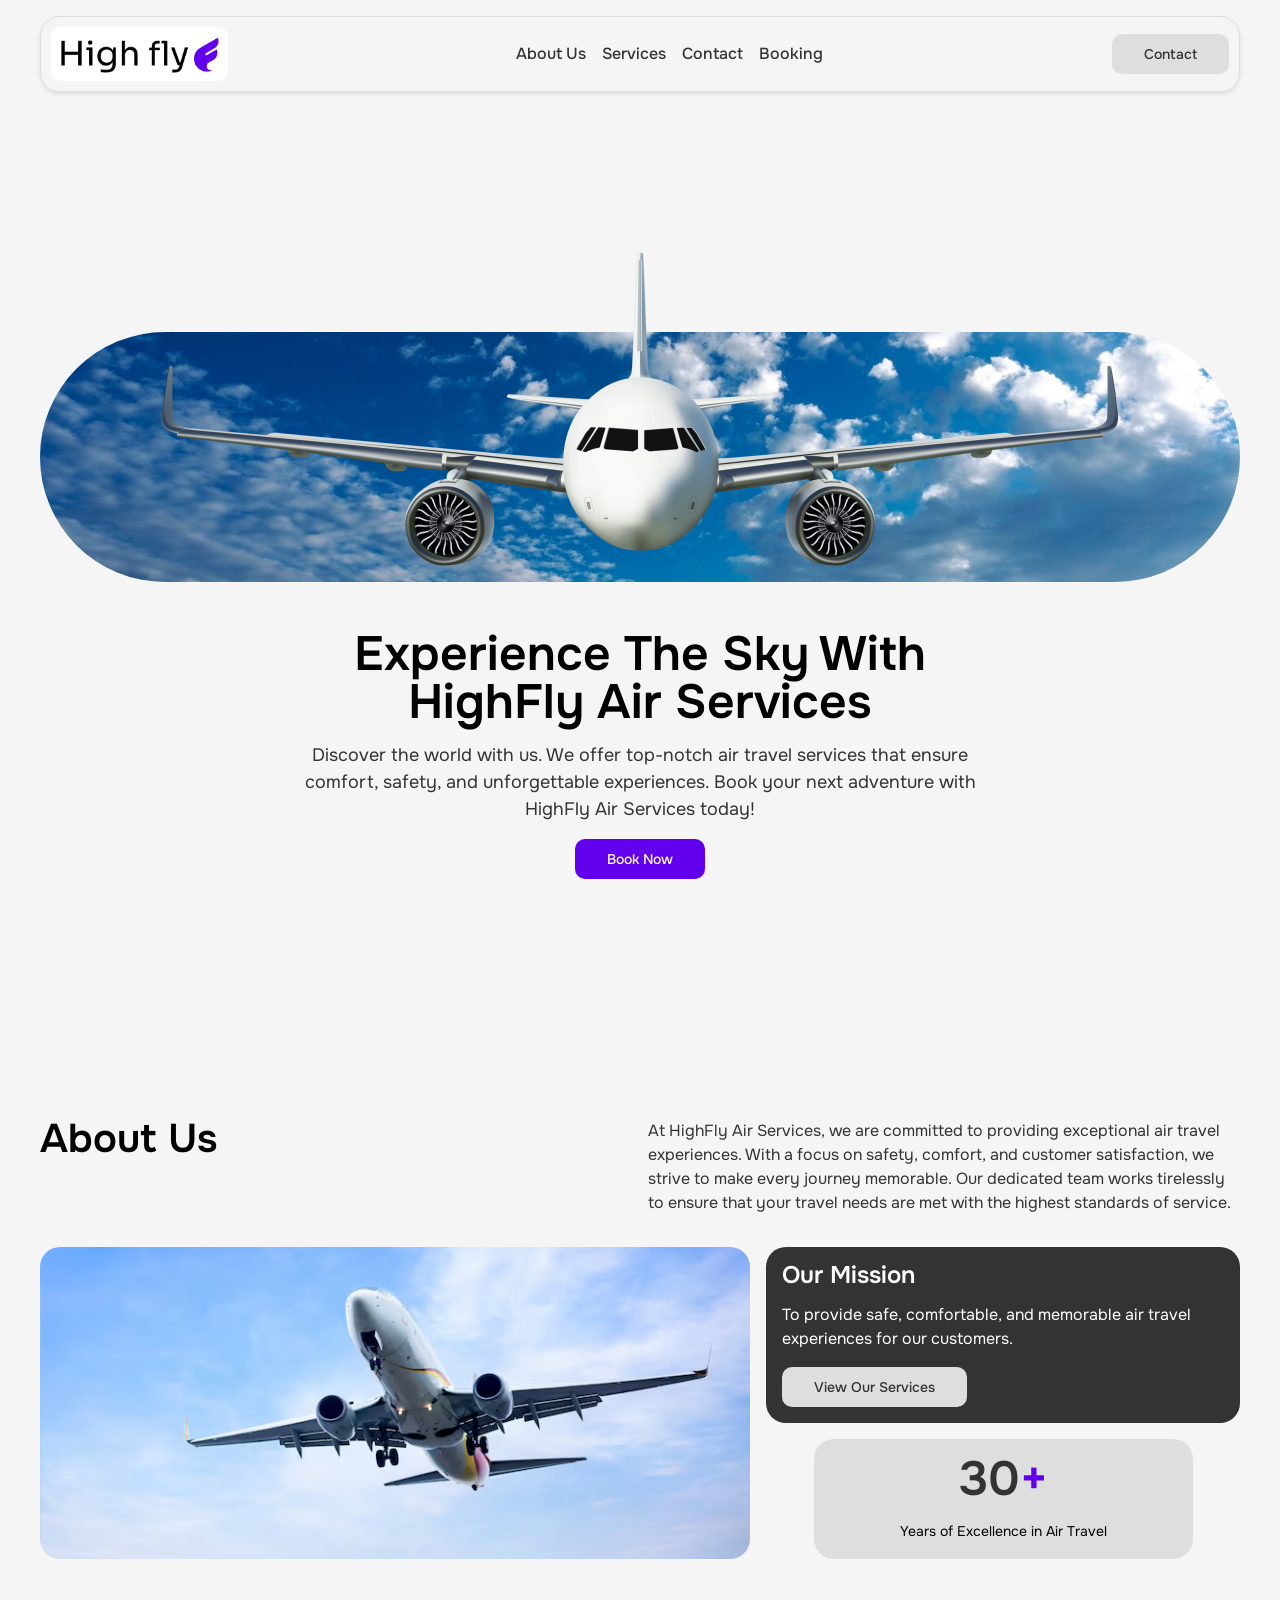
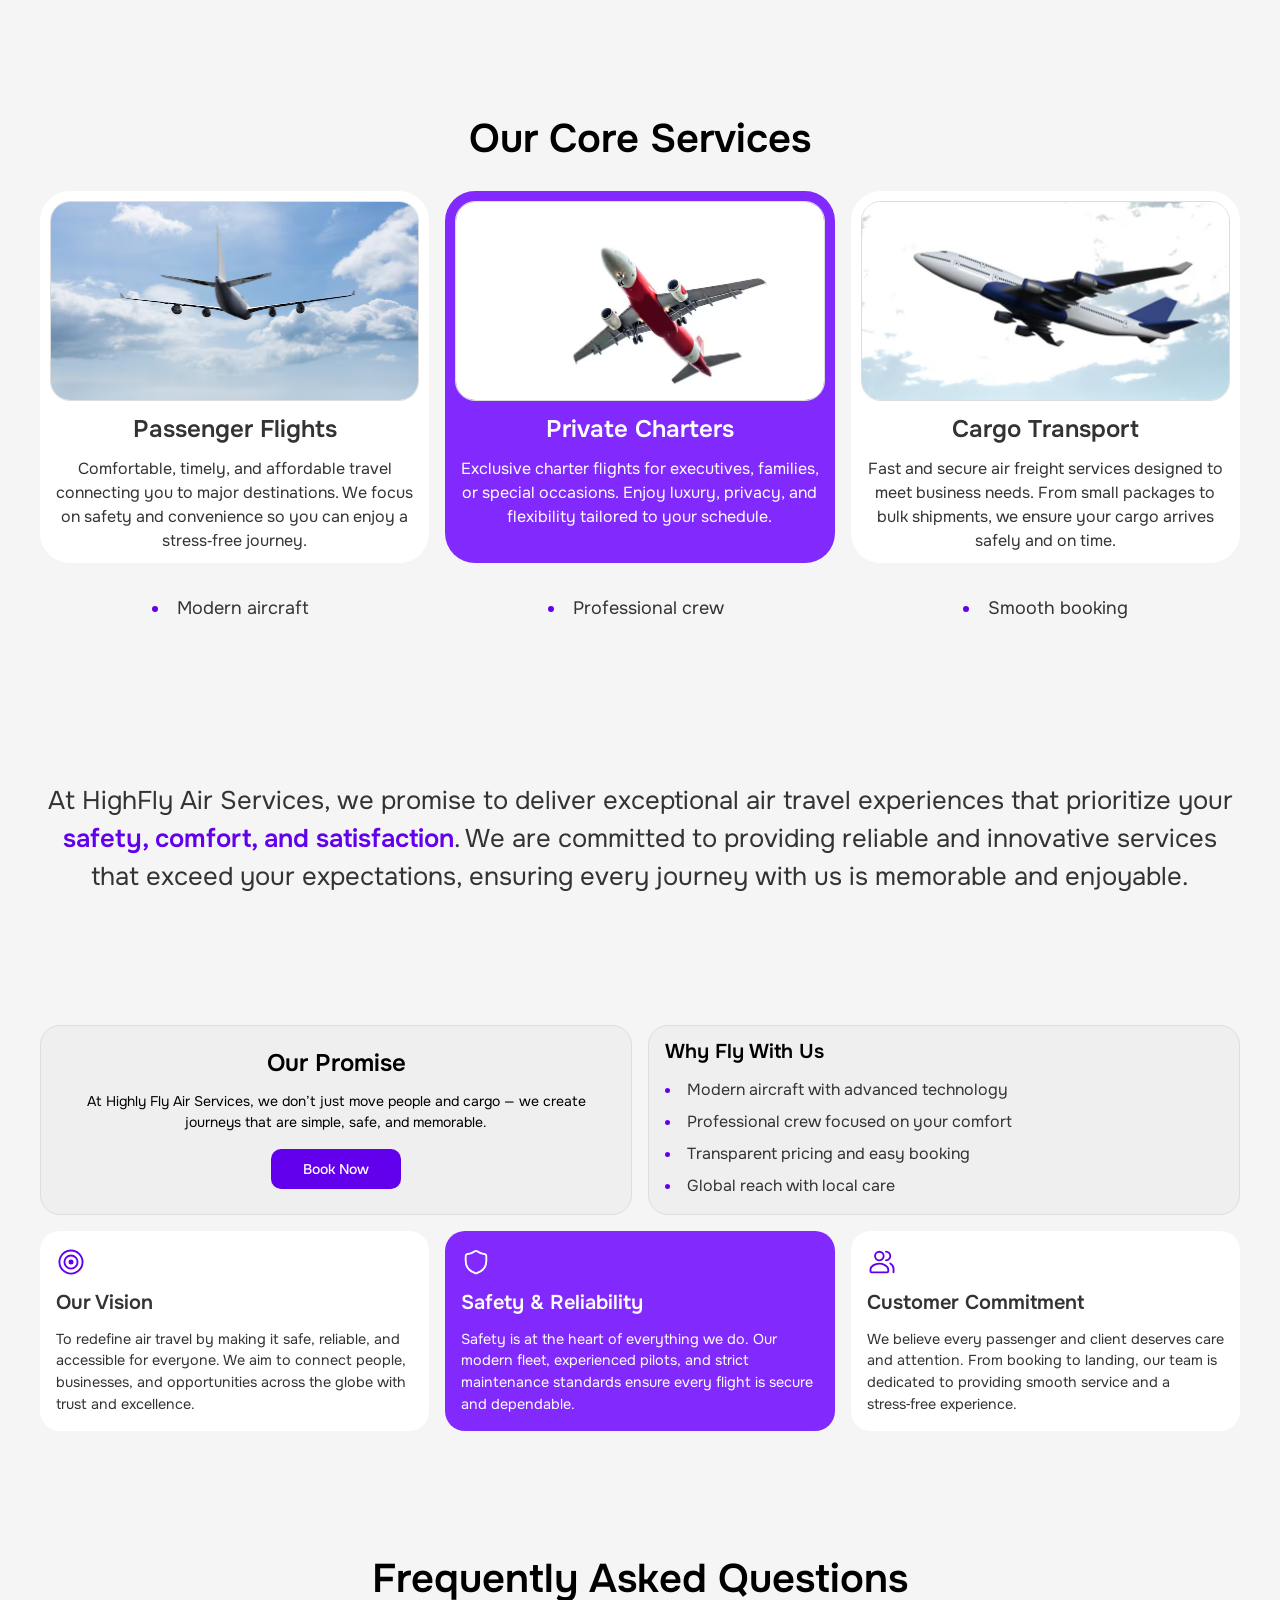
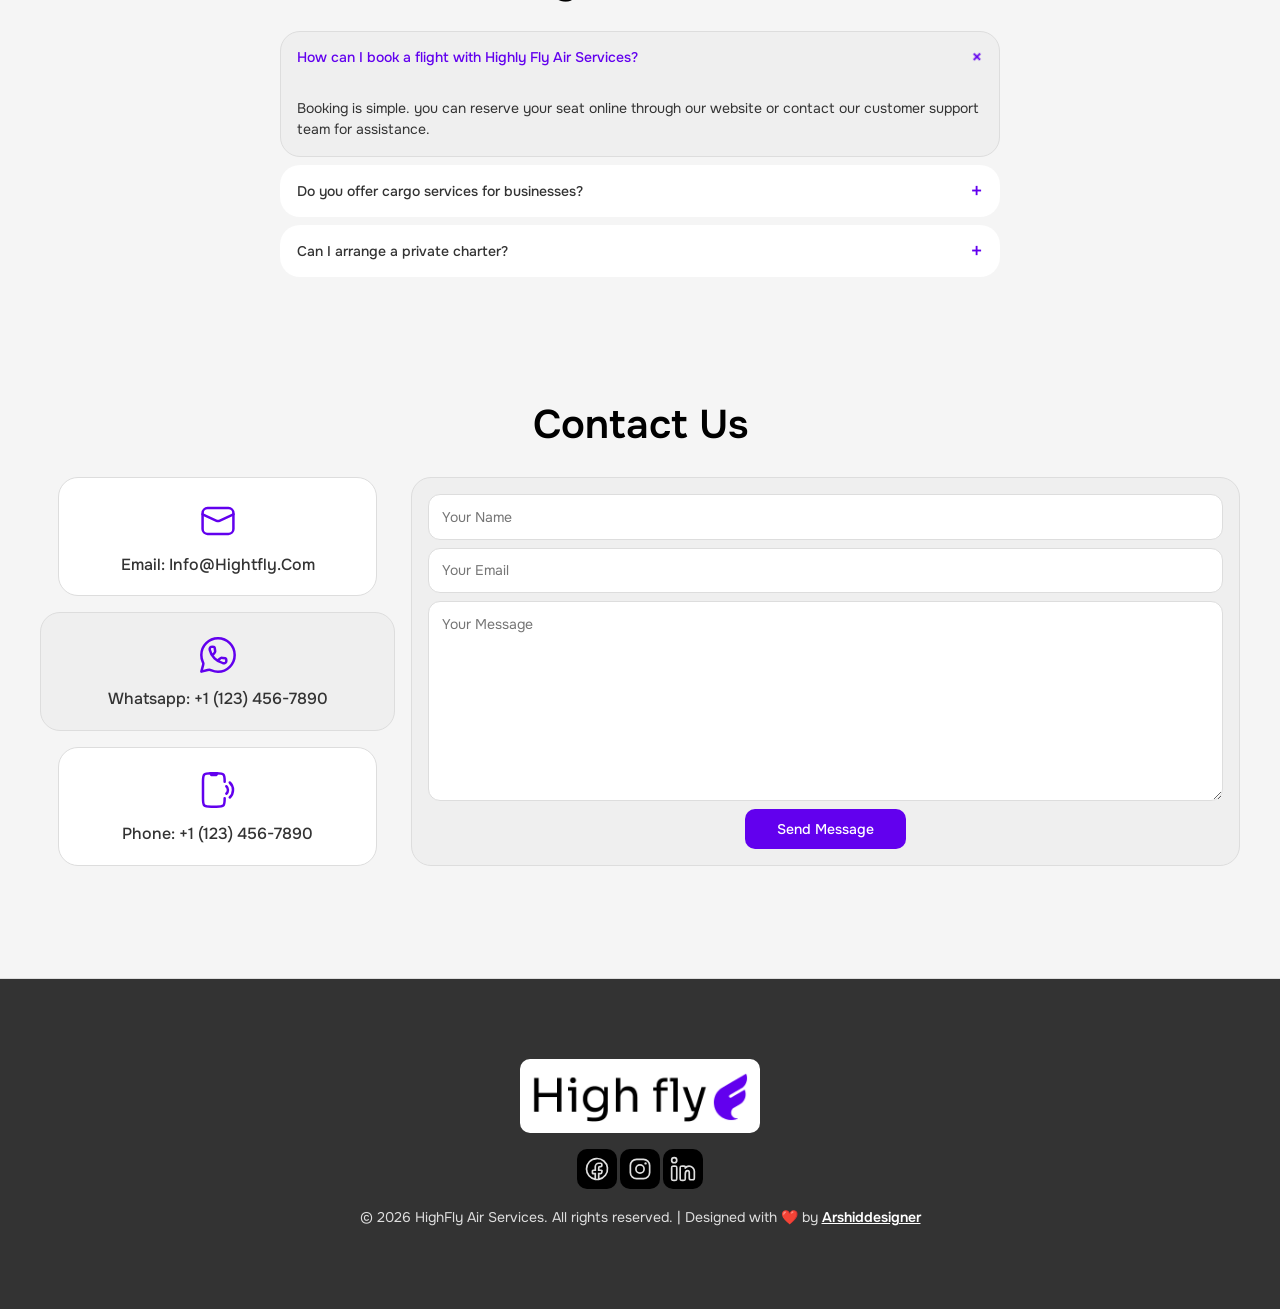
<file: index.html>
<!doctype html>
<html lang="en">

<head>
    <meta charset="UTF-8" />
    <meta name="viewport" content="width=device-width, initial-scale=1.0" />
    <title>high fly air services</title>
    <link rel="stylesheet" href="style.css" />
</head>

<body>
    <main class="main">
        <header class="header">
            <div class="header-content">
                <a class="logo-link" href="index.html"><img src="assets/hight fly.png" alt="" class="logo" /></a>
                <nav class="navbar">
                    <ul class="nav-list">
                        <li><a href="#about">About Us</a></li>
                        <li><a href="#services">Services</a></li>
                        <li><a href="#contact">Contact</a></li>
                        <li><a href="booking.html">Booking</a></li>
                    </ul>
                </nav>
                <a href="#contact" id="head-btn" class="Btn">Contact</a>
                <svg xmlns="http://www.w3.org/2000/svg" class="menu-icon" id="open"
                    viewBox="0 0 24 24"><!-- Icon from Huge Icons by Hugeicons - undefined -->
                    <path fill="none" stroke="currentColor" stroke-linecap="round" stroke-linejoin="round"
                        stroke-width="1.5" d="M3 12h18M3 6h18M3 18h18" />


            </div>
        </header>

        <div class="parent">
            <div class="content-div">
                <div class="hero">
                    <div class="column1">
                        <img src="assets/aeroplane1.png" alt="aeroplane" class="airplane" />
                    </div>
                    <div class="column2">
                        <h1 class="head1">
                            Experience the Sky with HighFly Air Services
                        </h1>
                        <p class="description">
                            Discover the world with us. We offer top-notch air travel
                            services that ensure comfort, safety, and unforgettable
                            experiences. Book your next adventure with HighFly Air Services
                            today!
                        </p>
                        <a href="booking.html" class="btn">Book Now</a>
                    </div>
                </div>

                <div id="about" class="about-us">
                    <div class="about-column-1">
                        <h2 class="about-head">About Us</h2>
                        <p class="about-description">
                            At HighFly Air Services, we are committed to providing
                            exceptional air travel experiences. With a focus on safety,
                            comfort, and customer satisfaction, we strive to make every
                            journey memorable. Our dedicated team works tirelessly to ensure
                            that your travel needs are met with the highest standards of
                            service.
                        </p>
                    </div>
                    <div class="about-column-2">
                        <div class="img-div"></div>

                        <div class="column-2-copy">
                            <div class="about-animate copy-1">
                                <h3 class="copy-head">Our Mission</h3>
                                <p class="copy-description">
                                    To provide safe, comfortable, and memorable air travel
                                    experiences for our customers.
                                </p>
                                <a href="#services" class="Btn">View our Services</a>
                            </div>
                            <div class="about-animate copy-2">
                                <span class="success">30<span class="plus">+</span></span>
                                <p class="success-description">
                                    Years of Excellence in Air Travel
                                </p>
                            </div>
                        </div>
                    </div>
                </div>

                <div id="services" class="services">
                    <h2 class="services-head">Our Core Services</h2>
                    <div class="services-list">
                        <div class="service-item">
                            <img src="assets/air1.jpg" alt="Passenger Flights" class="service-icon" />
                            <h3 class="service-title">Passenger Flights</h3>
                            <p class="service-description">
                                Comfortable, timely, and affordable travel connecting you to
                                major destinations. We focus on safety and convenience so you
                                can enjoy a stress‑free journey.
                            </p>
                        </div>
                        <div class="service-item">
                            <img src="assets/air3.jpg" alt="Private Charters" class="service-icon" />

                            <h3 class="service-title">Private Charters</h3>
                            <p class="service-description">
                                Exclusive charter flights for executives, families, or special
                                occasions. Enjoy luxury, privacy, and flexibility tailored to
                                your schedule.
                            </p>
                        </div>
                        <div class="service-item">
                            <img src="assets/air2.jpg" alt="Cargo Transport" class="service-icon" />
                            <h3 class="service-title">Cargo Transport</h3>
                            <p class="service-description">
                                Fast and secure air freight services designed to meet business
                                needs. From small packages to bulk shipments, we ensure your
                                cargo arrives safely and on time.
                            </p>
                        </div>
                    </div>
                    <ul class="why-us">
                        <li class="why">Modern aircraft</li>
                        <li class="why">Professional crew</li>
                        <li class="why">Smooth booking</li>
                    </ul>
                </div>

                <div class="ourpromise">
                    <p class="promise-description">
                        At HighFly Air Services, we promise to deliver exceptional air
                        travel experiences that prioritize your
                        <span class="bold-tag"> safety, comfort, and satisfaction</span>.
                        We are committed to providing reliable and innovative services
                        that exceed your expectations, ensuring every journey with us is
                        memorable and enjoyable.
                    </p>
                </div>

                <div class="ourvision">
                    <div class="our-vision-1">
                        <div class="vision-row-child-1">
                            <h2 class="vision-head2">Why Fly With Us</h2>
                            <ul class="vision-feature">
                                <li class="feature">
                                    Modern aircraft with advanced technology
                                </li>
                                <li class="feature">
                                    Professional crew focused on your comfort
                                </li>
                                <li class="feature">Transparent pricing and easy booking</li>
                                <li class="feature">Global reach with local care</li>
                            </ul>
                        </div>
                        <div class="vision-row-child-2">
                            <h3 class="ourpromise-head">Our Promise</h3>
                            <p class="ourpromise-desc">
                                At Highly Fly Air Services, we don’t just move people and
                                cargo — we create journeys that are simple, safe, and
                                memorable.
                            </p>
                            <a href="booking.html" class="btn">Book Now</a>

                        </div>
                    </div>

                    <div class="ourvision-grid">
                        <div class="vision-card">
                            <svg xmlns="http://www.w3.org/2000/svg" class="vision-icon" viewBox="0 0 24 24">
                                <!-- Icon from ProIcons by ProCode - https://github.com/ProCode-Software/proicons/blob/main/LICENSE -->
                                <g fill="none">
                                    <circle cx="12" cy="12" r="9.25" stroke="currentColor" stroke-width="1.5" />
                                    <circle cx="12" cy="12" r="5.25" stroke="currentColor" stroke-width="1.5" />
                                    <circle cx="12" cy="12" r="2" fill="currentColor" />
                                </g>
                            </svg>

                            <h3 class="vision-head">Our Vision</h3>
                            <p class="vision-description">
                                To redefine air travel by making it safe, reliable, and
                                accessible for everyone. We aim to connect people, businesses,
                                and opportunities across the globe with trust and excellence.
                            </p>
                        </div>
                        <div class="vision-card">
                            <svg xmlns="http://www.w3.org/2000/svg" class="vision-icon" viewBox="0 0 24 24">
                                <!-- Icon from ProIcons by ProCode - https://github.com/ProCode-Software/proicons/blob/main/LICENSE -->
                                <path fill="none" stroke="currentColor" stroke-linecap="round" stroke-linejoin="round"
                                    stroke-width="1.5"
                                    d="M20.25 10.907V7.272c0-.829-.633-1.521-1.453-1.644c-.951-.142-2.18-.376-3.078-.722c-.907-.349-1.997-1.007-2.762-1.505a1.76 1.76 0 0 0-1.914 0c-.764.498-1.855 1.156-2.762 1.505c-.899.346-2.127.58-3.078.722c-.82.123-1.453.815-1.453 1.644v3.635a10.13 10.13 0 0 0 5.363 8.939l.23.123l1.962.946a1.6 1.6 0 0 0 1.39 0l1.961-.946l.23-.123a10.13 10.13 0 0 0 5.364-8.939" />
                            </svg>
                            <h3 class="vision-head">Safety & Reliability</h3>
                            <p class="vision-description">
                                Safety is at the heart of everything we do. Our modern fleet,
                                experienced pilots, and strict maintenance standards ensure
                                every flight is secure and dependable.
                            </p>
                        </div>
                        <div class="vision-card">
                            <svg xmlns="http://www.w3.org/2000/svg" class="vision-icon" viewBox="0 0 24 24">
                                <!-- Icon from ProIcons by ProCode - https://github.com/ProCode-Software/proicons/blob/main/LICENSE -->
                                <path fill="none" stroke="currentColor" stroke-linecap="round" stroke-linejoin="round"
                                    stroke-width="1.5"
                                    d="M13.322 7.209c0 .749-.237 1.442-.64 2.009a3.42 3.42 0 0 1-2.796 1.45c-1.898 0-3.436-1.55-3.436-3.46S7.988 3.75 9.886 3.75a3.445 3.445 0 0 1 3.436 3.459M2.75 18.107c0-2.677 3.545-4.774 7.136-4.774c1.432 0 2.857.333 4.053.904c1.803.86 3.084 2.26 3.082 3.87v1.143a1 1 0 0 1-1 1H3.75a1 1 0 0 1-1-1zM15.172 3.75a3.445 3.445 0 0 1 3.435 3.459c0 .749-.236 1.442-.639 2.009a3.42 3.42 0 0 1-2.796 1.45m3.452 2.569c1.536.86 2.628 2.763 2.626 4.373v2.64" />
                            </svg>
                            <h3 class="vision-head">Customer Commitment</h3>
                            <p class="vision-description">
                                We believe every passenger and client deserves care and
                                attention. From booking to landing, our team is dedicated to
                                providing smooth service and a stress‑free experience.
                            </p>
                        </div>
                    </div>
                </div>

                <div class="FAQs">
                    <h2 class="services-head">Frequently Asked Questions</h2>
                    <div class="accordion">
                        <div class="accordion-item open">
                            <button class="accordion-header">
                                How can I book a flight with Highly Fly Air Services? <span class="plus-icon">+</span>

                            </button>
                            <div class="accordion-content-parent">
                                <div class="accordion-content">
                                    <div class="answer">
                                        Booking is simple. you can reserve your seat online through our website or
                                        contact our customer support team for assistance.
                                    </div>
                                </div>
                            </div>
                        </div>
                        <div class="accordion-item">
                            <button class="accordion-header">
                                Do you offer cargo services for businesses? <span class="plus-icon">+</span>
                            </button>
                            <div class="accordion-content-parent">
                                <div class="accordion-content">
                                    <div class="answer">
                                        Yes, we provide secure and timely cargo transport for both small packages and
                                        large shipments, ensuring your goods reach their destination safely.
                                    </div>
                                </div>
                            </div>
                        </div>
                        <div class="accordion-item">
                            <button class="accordion-header">
                                Can I arrange a private charter? <span class="plus-icon">+</span>
                            </button>
                            <div class="accordion-content-parent">
                                <div class="accordion-content">
                                    <div class="answer">
                                        Yes, we offer private charter services for individuals and businesses. Please
                                        contact our sales team for more information and to discuss your specific
                                        requirements.
                                    </div>
                                </div>
                            </div>
                        </div>
                    </div>
                </div>

                <div id="contact" class="contact-us">
                    <h2 class="services-head">Contact Us</h2>
                    <div class="contact-information">
                        <div class="contact-info-sec">
                            <div class="info-card">
                                <svg xmlns="http://www.w3.org/2000/svg" class="info-icon"
                                    viewBox="0 0 24 24"><!-- Icon from ProIcons by ProCode - https://github.com/ProCode-Software/proicons/blob/main/LICENSE -->
                                    <g fill="none" stroke="currentColor" stroke-linecap="round" stroke-linejoin="round"
                                        stroke-width="1.5">
                                        <rect width="18.5" height="15.5" x="2.75" y="4.25" rx="3" />
                                        <path d="m2.75 8l8.415 3.866a2 2 0 0 0 1.67 0L21.25 8" />
                                    </g>
                                </svg>
                                <span class="info-name">Email: info@hightfly.com</span>

                            </div>

                            <div class="info-card">
                                <svg xmlns="http://www.w3.org/2000/svg" class="info-icon"
                                    viewBox="0 0 24 24"><!-- Icon from Huge Icons by Hugeicons - undefined -->
                                    <g fill="none" stroke="currentColor" stroke-width="1.5">
                                        <path stroke-linejoin="round"
                                            d="M12 22c5.523 0 10-4.477 10-10S17.523 2 12 2S2 6.477 2 12c0 1.379.28 2.693.784 3.888c.279.66.418.99.436 1.24c.017.25-.057.524-.204 1.073L2 22l3.799-1.016c.549-.147.823-.22 1.073-.204c.25.018.58.157 1.24.436A10 10 0 0 0 12 22Z" />
                                        <path
                                            d="m8.588 12.377l.871-1.081c.367-.456.82-.88.857-1.488c.008-.153-.1-.841-.315-2.218C9.916 7.049 9.41 7 8.973 7c-.57 0-.855 0-1.138.13c-.358.163-.725.622-.806 1.007c-.064.305-.016.515.079.935c.402 1.783 1.347 3.544 2.811 5.009c1.465 1.464 3.226 2.409 5.01 2.811c.42.095.629.143.934.079c.385-.08.844-.448 1.008-.806c.129-.283.129-.568.129-1.138c0-.438-.049-.943-.59-1.028c-1.377-.216-2.065-.323-2.218-.315c-.607.036-1.032.49-1.488.857l-1.081.87" />
                                    </g>
                                </svg>

                                <span class="info-name">whatsapp: +1 (123) 456-7890</span>

                            </div>
                            <div class="info-card">
                                <svg xmlns="http://www.w3.org/2000/svg" class="info-icon"
                                    viewBox="0 0 24 24"><!-- Icon from Huge Icons by Hugeicons - undefined -->
                                    <g fill="none" stroke="currentColor" stroke-linecap="round" stroke-linejoin="round"
                                        stroke-width="1.5">
                                        <path
                                            d="M19.048 16.492C20.254 15.34 21 13.75 21 11.992s-.746-3.348-1.952-4.5M17 9.742c.603.576.976 1.371.976 2.25s-.373 1.674-.976 2.25M16 7c0-2.357 0-3.536-.732-4.268S13.357 2 11 2H8c-2.357 0-3.536 0-4.268.732S3 4.643 3 7v10c0 2.357 0 3.535.732 4.268S5.643 22 8 22h3c2.357 0 3.536 0 4.268-.732C16 20.535 16 19.357 16 17" />
                                        <path d="M11.5 2h-4L8 3h3z" />
                                    </g>
                                </svg>


                                <span class="info-name">Phone: +1 (123) 456-7890</span>

                            </div>
                        </div>
                        <div class="contact-form-sec">
                            <form class="contact-form">
                                <input type="text" placeholder="Your Name" name="name" class="contact-input" />
                                <input type="email" placeholder="Your Email" name="email" class="contact-input" />
                                <textarea placeholder="Your Message" class="contact-textarea"></textarea>
                                <button type="submit" class="form-btn">Send Message</button>
                            </form>
                        </div>

                    </div>

                </div>
            </div>
        </div>


        <footer class="footer">
            <div class="footer-content">
                <a class="footer-logo-link" href="index.html"><img src="assets/hight fly.png" alt="" class="logo" /></a>
                <div class="social-icons-div">
                    <svg xmlns="http://www.w3.org/2000/svg" class="social-icon"
                        viewBox="0 0 24 24"><!-- Icon from ProIcons by ProCode - https://github.com/ProCode-Software/proicons/blob/main/LICENSE -->
                        <path fill="none" stroke="currentColor" stroke-linecap="round" stroke-width="1.5"
                            d="M10.478 21.125a9.3 9.3 0 0 0 3.037.002m-3.038-.002A9.25 9.25 0 0 1 2.75 12a9.25 9.25 0 1 1 10.765 9.127m-3.038-.002V16.12H8.58a.6.6 0 0 1-.6-.6v-1.838a.6.6 0 0 1 .6-.6h1.897V9.95a3 3 0 0 1 3-3h1.81a1 1 0 0 1 1 1v1.04a1 1 0 0 1-1 1h-.772a1 1 0 0 0-1 1v2.092h2.297a.6.6 0 0 1 .592.698l-.25 1.504a1 1 0 0 1-.986.836h-1.653v5.007" />
                    </svg>
                    <svg xmlns="http://www.w3.org/2000/svg" class="social-icon"
                        viewBox="0 0 24 24"><!-- Icon from ProIcons by ProCode - https://github.com/ProCode-Software/proicons/blob/main/LICENSE -->
                        <g fill="none">
                            <rect width="17" height="17" x="3.5" y="3.5" stroke="currentColor" stroke-linecap="round"
                                stroke-linejoin="round" stroke-width="1.5" rx="5.5" />
                            <circle cx="12" cy="12" r="3.606" stroke="currentColor" stroke-linecap="round"
                                stroke-linejoin="round" stroke-width="1.5" />
                            <circle cx="16.894" cy="7.106" r="1.03" fill="currentColor" />
                        </g>
                    </svg>

                    <svg xmlns="http://www.w3.org/2000/svg" class="social-icon"
                        viewBox="0 0 24 24"><!-- Icon from Huge Icons by Hugeicons - undefined -->
                        <g fill="none" stroke="currentColor" stroke-width="1.5">
                            <path
                                d="M4.5 9.5H4c-.943 0-1.414 0-1.707.293S2 10.557 2 11.5V20c0 .943 0 1.414.293 1.707S3.057 22 4 22h.5c.943 0 1.414 0 1.707-.293S6.5 20.943 6.5 20v-8.5c0-.943 0-1.414-.293-1.707S5.443 9.5 4.5 9.5Zm2-5.25a2.25 2.25 0 1 1-4.5 0a2.25 2.25 0 0 1 4.5 0Z" />
                            <path stroke-linejoin="round"
                                d="M12.326 9.5H11.5c-.943 0-1.414 0-1.707.293S9.5 10.557 9.5 11.5V20c0 .943 0 1.414.293 1.707S10.557 22 11.5 22h.5c.943 0 1.414 0 1.707-.293S14 20.943 14 20v-3.5c0-1.657.528-3 2.088-3c.78 0 1.412.672 1.412 1.5v4.5c0 .943 0 1.414.293 1.707s.764.293 1.707.293h.499c.942 0 1.414 0 1.707-.293c.292-.293.293-.764.293-1.706L22 14c0-2.486-2.364-4.5-4.703-4.5c-1.332 0-2.52.652-3.297 1.673c0-.63 0-.945-.137-1.179a1 1 0 0 0-.358-.358c-.234-.137-.549-.137-1.179-.137Z" />
                        </g>
                    </svg>

                </div>
                <p class="footer-text">
                    &copy; 2026 HighFly Air Services. All rights reserved. | Designed with ❤️ by <a
                        href="https://github.com/arshid" class="arshid-tag" target="_blank">Arshiddesigner</a>
                </p>
            </div>

        </footer>

        <nav class="mob-menu">
            <div class="mob-menu-parent">
                <svg xmlns="http://www.w3.org/2000/svg" class="menu-icon" id="close"
                    viewBox="0 0 24 24"><!-- Icon from Huge Icons by Hugeicons - undefined -->
                    <path fill="none" stroke="currentColor" stroke-linecap="round" stroke-linejoin="round"
                        stroke-width="1.5" d="M18 6L6 18m12 0L6 6" />
                </svg>

                <ul class="mob-nav-list">
                    <li><a href="#about" class="mob-nav-link">About Us</a></li>
                    <li><a href="#services" class="mob-nav-link">Services</a></li>
                    <li><a href="#contact" class="mob-nav-link">Contact</a></li>
                    <li><a href="booking.html" class="mob-nav-link">Booking</a></li>
                </ul>

                <button class="Btn">Get Started</button>
            </div>
        </nav>
    </main>

    <script src="script.js"></script>
</body>

</html>
</file>
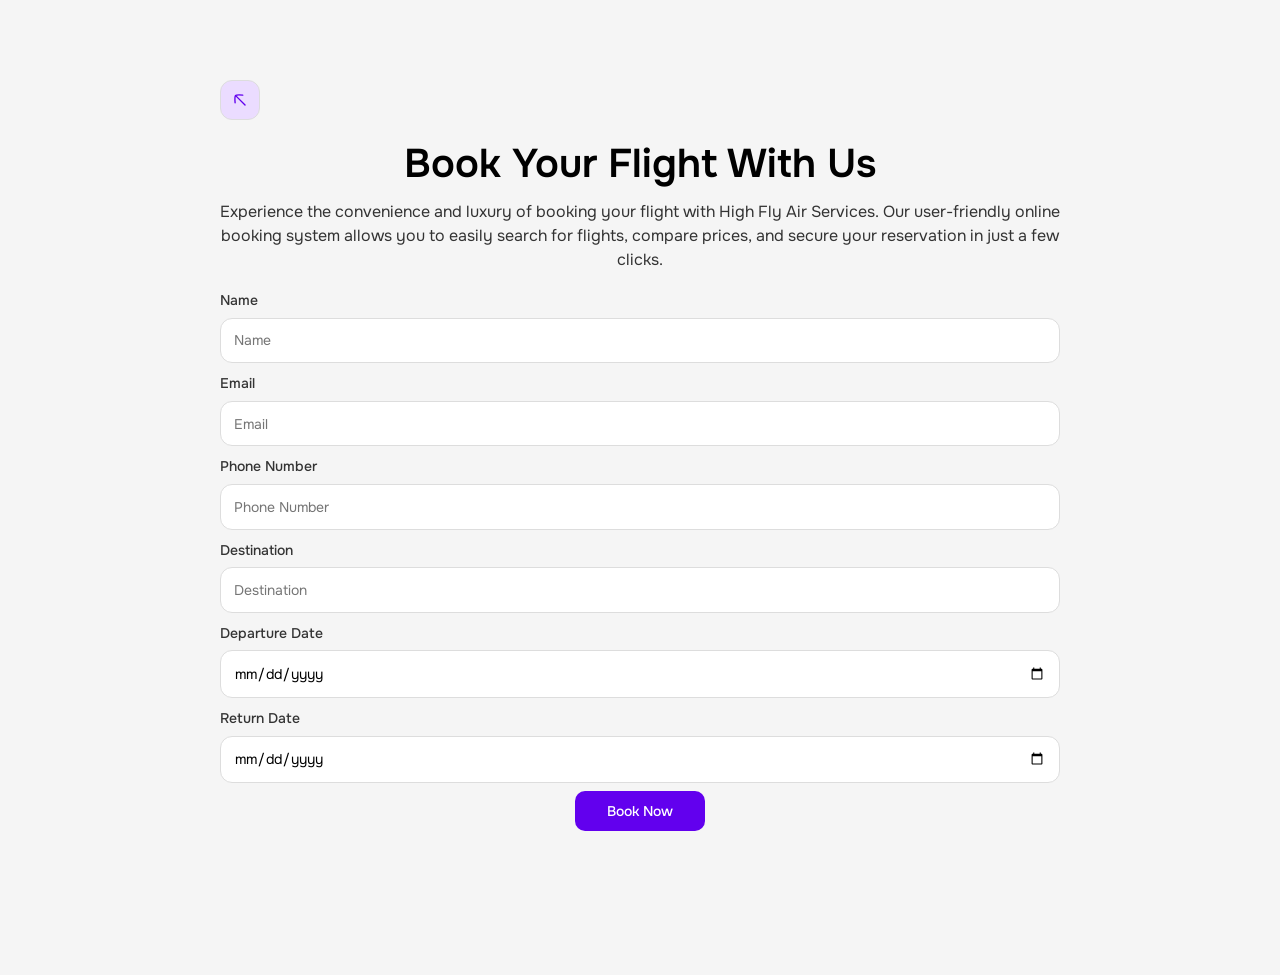
<file: booking.html>
<!doctype html>
<html lang="en">

<head>
    <meta charset="UTF-8" />
    <meta name="viewport" content="width=device-width, initial-scale=1.0" />
    <title>high fly air services</title>
    <link rel="stylesheet" href="style.css" />
</head>

<body>
    <main class="main">

        <div class="parent">
            <div class="content-div">
                <div class="booking">
                    <svg xmlns="http://www.w3.org/2000/svg" class="back-btn"
                        viewBox="0 0 24 24"><!-- Icon from Huge Icons by Hugeicons - undefined -->
                        <path fill="none" stroke="currentColor" stroke-linecap="round" stroke-linejoin="round"
                            stroke-width="1.5" d="M15 6.65s-6.938-.542-7.915.435S6.65 15 6.65 15m.85-7.5l10 10" />
                    </svg>
                    <h1 class="services-head">Book Your Flight with Us</h1>
                    <p class="booking-description">
                        Experience the convenience and luxury of booking your flight with High Fly Air Services. Our
                        user-friendly online booking system allows you to easily search for flights, compare prices, and
                        secure your reservation in just a few clicks.
                    </p>
                    <form action="" class="contact-form">
                        <div class="field-group">
                            <label for="name" class="field-label">Name</label>
                            <input id="name" type="text" placeholder="Name" class="input-field" />
                        </div>
                        <div class="field-group">
                            <label for="email" class="field-label">Email</label>
                            <input id="email" type="email" placeholder="Email" class="input-field" />
                        </div>
                        <div class="field-group">
                            <label for="phone" class="field-label">Phone Number</label>
                            <input id="phone" type="text" placeholder="Phone Number" class="input-field" />
                        </div>
                        <div class="field-group">
                            <label for="destination" class="field-label">Destination</label>
                            <input id="destination" type="text" placeholder="Destination" class="input-field" />
                        </div>
                        <div class="field-group">
                            <label for="departure-date" class="field-label">Departure Date</label>
                            <input id="departure-date" type="date" class="input-field" />
                        </div>
                        <div class="field-group">
                            <label for="return-date" class="field-label">Return Date</label>
                            <input id="return-date" type="date" class="input-field" />
                        </div>
                        <button type="submit" class="form-btn">Book Now</button>
                    </form>

                </div>
            </div>
        </div>
    </main>

    <script src="script.js"></script>
</body>

</html>
</file>
<file: style.css>
@import url("https://fonts.googleapis.com/css2?family=Onest:wght@100..900&display=swap");

*,
*::before,
*::after {
  box-sizing: border-box;
  padding: 0;
  margin: 0;
}

:root {
  --primary-color: #6200ee;
  --secondary-color: #822afd;
  --background-color: #f5f5f5;
  --black: #000;
  --white: #fff;
  --border: 1px solid #ddd;
  --grey: #dedede;
  --grey-2: #efefef;

  --text-color: #333;
  --font-family: "Onest", sans-serif;
  --border-radius: 20px;
  --transition: all 1s ease;
  --conrner-shape: squaricle;
}

html {
  scroll-behavior: smooth;
}

body {
  font-family: "Onest", sans-serif;
  background-color: var(--background-color);
  color: var(--text-color);
  line-height: 150%;
  width: 100%;
}

a {
  text-decoration: none;
}

.main {
  display: flex;
  flex-direction: column;
  align-items: center;
  justify-content: center;
  width: 100%;
}
.header {
  display: flex;
  flex-direction: column;
  align-items: center;
  justify-content: center;
  width: 100%;
  padding: 1rem 0;
}

.parent {
  display: flex;
  flex-direction: column;
  align-items: center;
  justify-content: center;
  width: 100%;
}

.header-content {
  display: flex;
  flex-direction: row;
  align-items: center;
  justify-content: space-between;
  width: 90%;
  padding: 10px;
  max-width: 1200px;
  border-radius: var(--border-radius);
  border: var(--border);
  box-shadow: 0 2px 4px #0000001a;
}

.logo-link {
  display: flex;
  width: 40%;
  text-decoration: none;
  line-height: none;
}

.logo {
  width: 100%;
  border-radius: 10px;
}

.navbar {
  display: none;
  flex-direction: row;
  align-items: center;
  justify-content: center;
  gap: 1rem;
}

.nav-list {
  list-style: none;
  display: flex;
  flex-direction: row;
  align-items: center;
  justify-content: center;
  gap: 1rem;
}

.nav-list li a {
  text-decoration: none;
  color: var(--text-color);
  font-size: 1rem;
  font-weight: 500;
  transition: var(--transition);
}
.nav-list li a:hover {
  color: var(--primary-color);
}

.Btn {
  padding: 0.8rem 2rem;
  background-color: var(--grey);
  color: var(--text-color);
  font-size: 0.875rem;
  border: none;
  border-radius: 10px;
  cursor: pointer;
  font-family: var(--font-family);
  transition: var(--transition);
  font-weight: 500;
  text-transform: capitalize;
  text-decoration: none;
  line-height: 100%;
}

.content-div {
  display: flex;
  flex-direction: column;
  align-items: center;
  justify-content: center;
  width: 90%;
  max-width: 1200px;
}

.hero {
  display: flex;
  flex-direction: column;
  align-items: center;
  justify-content: center;
  width: 100%;
  gap: 2rem;

  padding: 4rem 0;
}

.column1 {
  display: flex;
  flex-direction: column;
  align-items: center;
  justify-content: center;
  width: 100%;
  gap: 1rem;
  background-image: url("assets/heroimg.jpg");
  background-size: cover;
  background-position: center;
  height: 100px;
  border-radius: 150px;
  position: relative;
}

.airplane {
  width: 100%;
  margin-top: -4rem;
  user-select: none;
}

.column2 {
  display: flex;
  flex-direction: column;
  align-items: center;
  justify-content: center;
  width: 100%;
  gap: 1rem;
}

.head1 {
  font-size: 2rem;
  color: var(--black);
  font-weight: 600;
  text-transform: capitalize;
  text-align: center;
  line-height: 100%;
  word-spacing: -1%;
  letter-spacing: -3%;
}

.description {
  font-size: 1.125rem;
  color: var(--text-color);
  line-height: 1.5;
  text-align: center;
}

.btn {
  padding: 0.8rem 2rem;
  background-color: var(--primary-color);
  color: var(--white);
  font-size: 0.875rem;
  border: none;
  border-radius: 10px;
  cursor: pointer;
  font-family: var(--font-family);
  transition: var(--transition);
  font-weight: 500;
  text-transform: capitalize;
  text-decoration: none;
  line-height: 100%;
}

.btn:hover {
  background-color: var(--secondary-color);
  color: var(--white);
}

.form-btn {
  padding: 0.8rem 2rem;
  background-color: var(--primary-color);
  color: var(--white);
  font-size: 0.875rem;
  border: none;
  border-radius: 10px;
  cursor: pointer;
  font-family: var(--font-family);
  transition: var(--transition);
  font-weight: 500;
  text-transform: capitalize;
  line-height: 100%;
  text-decoration: none;
}

#head-btn{
  display: none;
}

#open{
  display:block;
}


/* animations sec */

.scale {
  animation: scale 1.5s ease alternate both;
}

@keyframes scale {
  from {
    transform: scale(0);
    opacity: 0.5;
  }
  to {
    transform: scale(1);
    opacity: 1;
  }
}

.fadeUp {
  animation: fadeUp 1s ease alternate both;
}

@keyframes fadeUp {
  from {
    transform: translateY(40px);
    opacity: 0;
  }
  to {
    transform: translateY(0);
    opacity: 1;
  }
}

.fade-service {
  animation: fade-service 1s ease alternate both;
  transition: var(--transition);
}

@keyframes fade-service {
  from {
    transform: translateY(40px);
    opacity: 0;
  }
  to {
    transform: translateY(0);
    opacity: 1;
  }
}

/* animation sec end */

.about-us {
  display: flex;
  flex-direction: column;
  align-items: center;
  justify-content: center;
  width: 100%;
  gap: 2rem;
  padding: 3rem 0;
}

.about-column-1 {
  display: flex;
  flex-direction: column;
  align-items: start;
  justify-content: space-between;
  width: 100%;
  gap: 1rem;
}

.about-head {
  font-size: 2rem;
  color: var(--black);
  font-weight: 600;
  text-transform: capitalize;
  line-height: 100%;
  width: 100%;
  word-spacing: -1%;
  letter-spacing: -3%;
}

.about-description {
  font-size: 1rem;
  color: var(--text-color);
  line-height: 1.5;
  width: 100%;
}

.about-column-2 {
  display: flex;
  flex-direction: column;
  justify-content: space-between;
  width: 100%;
  gap: 1rem;
}

.img-div {
  width: 100%;
  display: flex;
  background-image: url("assets/about-us.jpg");
  background-size: cover;
  background-position: center;
  border-radius: var(--border-radius);
  min-height: 200px;
}

.column-2-copy {
  display: flex;
  flex-direction: column;
  justify-content: stretch;
  align-items: center;
  width: 100%;
  gap: 1rem;
}

.copy-1 {
  display: flex;
  flex-direction: column;
  align-items: start;
  justify-content: center;
  padding: 1rem;
  gap: 1rem;
  border-radius: var(--border-radius);
  color: var(--white);
  background: var(--text-color);
}

.copy-head {
  font-size: 1.5rem;
  font-weight: 600;
  text-transform: capitalize;
  line-height: 100%;
}
.copy-description {
  font-size: 1rem;
}

.copy-2 {
  display: flex;
  flex-direction: column;
  align-items: center;
  justify-content: center;
  text-align: center;
  width: 80%;
  background: var(--grey);
  padding: 1rem;
  gap: 1rem;
  border-radius: var(--border-radius);
  color: var(--black);
  animation-delay: 0.2s;
}

.success {
  font-size: 3rem;
  color: var(--text-color);
  font-weight: 600;
  text-transform: capitalize;
  line-height: 100%;
}

.plus {
  color: var(--primary-color);
}

.success-description {
  font-size: 0.875rem;
}

.services {
  display: flex;
  flex-direction: column;
  align-items: center;
  justify-content: center;
  width: 100%;
  gap: 2rem;
  padding: 3rem 0;
}

.services-head {
  font-size: 2rem;
  color: var(--black);
  font-weight: 600;
  text-transform: capitalize;
  line-height: 100%;
  text-align: center;
  word-spacing: -1%;
  letter-spacing: -3%;
}

.services-list {
  display: flex;
  flex-direction: column;
  justify-content: center;
  width: 100%;
  gap: 1rem;
}

.service-item {
  display: flex;
  flex-direction: column;
  align-items: center;
  justify-content: center;
  width: 100%;
  gap: 1rem;
  padding: 10px;
  border-radius: 30px;
  background: var(--white);
  color: var(--text-color);
  transition: var(--transition);
  cursor: pointer;
}

.service-item:nth-child(1) {
  animation-delay: 0.3s;
}

.service-item:nth-child(2) {
  background: var(--secondary-color);
  color: var(--white);
  animation-delay: 0s;
}

.service-item:nth-child(3) {
  animation-delay: 0.3s;
}

.service-icon {
  width: 100%;
  height: 200px;
  object-fit: cover;
  border-radius: var(--border-radius);
  border: var(--border);
}
.service-title {
  font-size: 1.5rem;

  font-weight: 600;
  text-transform: capitalize;
  line-height: 100%;
}

.service-description {
  font-size: 1rem;
  line-height: 1.5;
  text-align: center;
  flex-grow: 1;
}

.why-us {
  width: 100%;
  list-style: disc;
  list-style-position: inside;
  display: flex;
  flex-direction: row;
  flex-wrap: wrap;
  align-items: center;
  justify-content: space-around;
  gap: 1rem;
}

.why-us .why {
  font-size: 1.125rem;
  color: var(--text-color);
  line-height: 1.5;
  text-align: center;
}

.why::marker {
  color: var(--primary-color);
}

.ourpromise {
  display: flex;
  flex-direction: column;
  align-items: center;
  justify-content: center;
  width: 100%;
  gap: 1rem;
  padding: 3rem 0;
}
.promise-description {
  font-size: 1.25rem;
  text-align: center;
  line-height: 150%;
}

.bold-tag {
  font-weight: 600;
  color: var(--primary-color);
}

.ourvision {
  display: flex;
  flex-direction: column;
  align-items: center;
  justify-content: center;
  width: 100%;
  gap: 1rem;
  padding: 3rem 0;
}

.our-vision-1 {
  display: flex;
  flex-direction: column-reverse;
  gap: 1rem;
  justify-content: space-between;
  width: 100%;
}

.vision-row-child-1 {
  display: flex;
  flex-direction: column;
  align-items: start;
  justify-content: center;
  gap: 1rem;
  width: 100%;
  padding: 1rem;
  background: var(--grey-2);
  border-radius: var(--border-radius);
  border: var(--border);
}

.vision-head2 {
  font-size: 1.25rem;
  color: var(--black);
  font-weight: 600;
  text-transform: capitalize;
  line-height: 100%;
}

.vision-feature {
  display: flex;
  flex-direction: column;
  gap: 0.5rem;
  list-style-position: inside;
  color: var(--text-color);
}

.feature::marker {
  color: var(--primary-color);
}

.vision-row-child-2 {
  display: flex;
  flex-direction: column;
  align-items: center;
  justify-content: center;
  gap: 1rem;
  width: 100%;
  padding: 1rem;
  background: var(--grey-2);
  border-radius: var(--border-radius);
  border: var(--border);
  text-align: center;
  color: var(--black);
  border-radius: var(--border-radius);
}

.ourvision-grid {
  display: grid;
  grid-template-columns: repeat(1, 1fr);
  grid-template-rows: repeat(2, auto);
  gap: 1rem;
  width: 100%;
}

.vision-card {
  display: flex;
  flex-direction: column;
  width: 100%;
  gap: 1rem;
  padding: 1rem;
  border-radius: var(--border-radius);
  background: var(--white);
  color: var(--text-color);
  transition: var(--transition);
  cursor: pointer;
}

.vision-card:hover {
  transform: translateY(10px);
}

.vision-card:nth-child(2) {
  background: var(--secondary-color);
  animation-delay: 0.2s;
  color: var(--white);
}

.vision-card:nth-child(2) .vision-icon {
  color: var(--white);
}

.ourpromise-head {
  font-size: 1.5rem;
  color: var(--black);
  font-weight: 600;
  text-transform: capitalize;
  line-height: 100%;
}

.ourpromise-desc {
  font-size: 0.875rem;
  line-height: 1.5;
  text-align: center;
}

.vision-icon {
  width: 30px;
  height: 30px;
  color: var(--primary-color);
}

.vision-head {
  font-size: 1.25rem;
  font-weight: 600;
  text-transform: capitalize;
  line-height: 100%;
}

.vision-description {
  font-size: 0.9rem;
  line-height: 150%;
}

/* FAQs */

.FAQs {
  display: flex;
  flex-direction: column;
  align-items: center;
  justify-content: center;
  width: 100%;
  gap: 2rem;
  padding: 3rem 0;
}

.accordion {
  display: flex;
  flex-direction: column;
  align-items: center;
  justify-content: center;
  width: 100%;
  gap: 0.5rem;
}

.accordion-item {
  width: 100%;
  border-radius: var(--border-radius);
  background: var(--white);
  justify-content: center;
  align-items: center;
  transition: var(--transition);
  border: 1px solid transparent;
}

.accordion-header {
  font-family: var(--font-family);
  width: 100%;
  padding: 1rem;
  font-size: 0.875rem;
  font-weight: 500;
  color: var(--text-color);
  display: flex;
  align-items: center;
  text-align: left;
  justify-content: space-between;
  border: none;
  background: none;
  cursor: pointer;
}

.plus-icon {
  color: var(--primary-color);
  line-height: 0;
  transition: var(--transition);
  font-weight: 400;
  font-size: 1.5rem;
}

.accordion-content-parent {
  display: grid;
  overflow: hidden;
  transition: var(--transition);
  grid-template-rows: 0fr;
}

.accordion-content {
  overflow: hidden;
  font-size: 0.875rem;
  line-height: 1.5;
  color: var(--text-color);
}

.answer {
  padding: 1rem;
  width: 100%;
}

.accordion-item.open .accordion-content-parent {
  grid-template-rows: 1fr;
}

.accordion-item.open {
  background: var(--grey-2);
  border: var(--border);
}

.accordion-item.open .plus-icon {
  transform: rotate(45deg);
}

.accordion-item.open .accordion-header {
  color: var(--primary-color);
}

.contact-us {
  display: flex;
  flex-direction: column;
  align-items: center;
  justify-content: center;
  width: 100%;
  gap: 2rem;
  padding: 3rem 0;
}

.contact-information {
  display: flex;
  flex-direction: column;
  gap: 1rem;
  width: 100%;
  justify-content: space-between;
}

.contact-info-sec {
  display: flex;
  flex-direction: column;
  align-items: center;
  gap: 1rem;
  width: 100%;
}

.info-card {
  display: flex;
  flex-direction: column;
  align-items: center;
  justify-content: center;
  width: 90%;
  gap: 1rem;
  padding: 1rem;
  border-radius: var(--border-radius);
  background: var(--white);
  color: var(--text-color);
  border: var(--border);
  transition: var(--transition);
  cursor: pointer;
  flex-grow: 1;
}

.info-card:hover {
  transform: translateY(5px);
}

.info-icon {
  width: 40px;
  height: 40px;
  color: var(--primary-color);
}

.info-name {
  font-size: 1rem;
  font-weight: 500;
  text-transform: capitalize;
  line-height: 100%;
}

.info-card:nth-child(2) {
  background: var(--grey-2);
  width: 100%;
  border: var(--border);
}

.contact-form-sec {
  display: flex;
  flex-direction: column;
  align-items: center;
  justify-content: center;
  gap: 1rem;
  width: 100%;
  background: var(--grey-2);
  padding: 1rem;
  border-radius: var(--border-radius);
  border: var(--border);
}

.contact-form {
  display: flex;
  flex-direction: column;
  align-items: center;
  justify-content: center;
  width: 100%;
  gap: 0.5rem;
}

.field-group {
  display: flex;
  flex-direction: column;
  width: 100%;
  gap: 0.35rem;
}

.field-label {
  font-size: 0.875rem;
  font-weight: 500;
  color: var(--text-color);
}

input,
textarea {
  width: 100%;
  font-family: var(--font-family);
  border-radius: 12px;
  border: var(--border);
  font-size: 0.875rem;
  transition: var(--transition);
  padding: 0.8rem;
}

textarea {
  resize: vertical;
  min-height: 200px;
}

input:focus,
textarea:focus {
  outline: none;
  border-color: var(--primary-color);
}

.booking {
  display: flex;
  flex-direction: column;
  align-items: center;
  justify-content: center;
  width: 100%;
  gap: 1rem;
  padding: 5rem 0;
  position: relative;
}

.booking-description {
  font-size: 1rem;
  color: var(--text-color);
  line-height: 1.5;
  text-align: center;
  width: 100%;
}

.back-btn {
  width: 40px;
  height: 40px;
  padding: 0.5rem;
  border-radius: 12px;
  border: var(--border);
  background: #ebdcff;
  color: var(--primary-color);
  transition: var(--transition);
  cursor: pointer;
  position: absolute;
  top: 1rem;
  left: 0;
}

.footer{
  display: flex;
  flex-direction: column;
  align-items: center;
  justify-content: center;
  width: 100%;
  gap: 1rem;
  padding: 1rem 0;
  background: var(--text-color);
  color: var(--white);
  border-top: var(--border);
}

.footer-content{
  display: flex;
  flex-direction: column;
  align-items: center;
  justify-content: center;
  width: 90%;
  max-width: 1200px;
  gap: 1rem;
  padding: 4rem 0;
}


.footer-logo-link{
  width: 40%;
  text-decoration: none;
  line-height: none;
  display: flex;
}

.social-icons-div{
  display: flex;
  flex-direction: row;
  align-items: center;
  justify-content: center;
  gap: 0.2rem;
}

.social-icon{
  width: 40px;
  height: 40px;
  background: var(--black);
  color: var(--grey);
  padding: 0.4rem;
  border-radius: 10px;
  transition: var(--transition);
  cursor: pointer;
}
.social-icon:hover{
  background: var(--primary-color);
  color: var(--white);
}

.footer-text{
  font-size: 0.875rem;
  text-align: center;
  color: var(--grey);
}

.arshid-tag{
  color: var(--white);
  font-weight: 600;
  transition: var(--transition);
  text-decoration-line: underline;
  text-decoration-thickness: 1px;
  
}
.arshid-tag:hover{
  color: var(--primary-color);
}



/* off canvas menu */

.mob-menu {
  position: fixed;
  top: 0;
  left: -100%;
  width: 100%;
  height: 100%;
  display: flex;
  flex-direction: column;
  align-items: center;
  justify-content: center;
  gap: 2rem;
  transition: var(--transition);
  padding: 1rem;
  z-index: 100;

}

.mob-menu.open {
  left: 0;
}





.mob-menu-parent{
  display: flex;
  flex-direction: column;
  align-items: start;
  gap: 2rem;
  width: 100%;
  height: 100%;
  background: var(--white);
  border-radius: var(--border-radius);
  padding: 1rem;
}

.menu-icon{
  width: 40px;
  height: 40px;
  padding: 0.5rem;
  border-radius: 12px;
  border: var(--border);
  background: #ebdcff;
  color: var(--primary-color);
  transition: var(--transition);
  cursor: pointer;
}

#close{
  align-self: flex-end;
}

.mob-nav-list{
  list-style: none;
  display: flex;
  flex-direction: column;
  align-items: start;
  gap: 1rem;
  width: 100%;
}

.mob-nav-list li a {
  text-decoration: none;
  color: var(--text-color);
  font-size: 1.25rem;
  font-weight: 500;
  transition: var(--transition);
}




/* media tablet */

@media (min-width: 768px) {
  .header-content {
    width: 95%;
  }

  .logo-link {
    width: 20%;
  }

  .logo {
    width: 100%;
  }

  .navbar {
    display: flex;
  }

  .content-div {
    width: 95%;
    padding: 4rem 0;
  }

  .column1 {
    height: 150px;
  }

  .column2 {
    width: 80%;
  }

  .airplane {
    width: 80%;
    margin-top: -6rem;
  }

  .about-column-1 {
    flex-direction: row;
  }

  .about-column-2 {
    flex-direction: row;
  }

  .img-div {
    width: 60%;
  }

  .column-2-copy {
    width: 40%;
  }

  .services-list {
    flex-direction: row;
  }

  .promise-description {
    font-size: 1.6rem;
  }

  .vision-row-child-1,
  .vision-row-child-2 {
    width: 50%;
  }

  .ourvision-grid {
    grid-template-columns: repeat(2, 1fr);
    grid-template-rows: repeat(1, auto);
  }

  .our-vision-1 {
    flex-direction: row-reverse;
  }

  .contact-information {
    flex-direction: row;
  }

  .contact-info-sec {
    width: 40%;
  }
  .contact-form-sec {
    width: 60%;
  }

  .booking {
    width: 70%;
  }

  .footer-content{
    width: 95%;
  }

  .footer-logo-link{
    width: 20%;
  }

  #head-btn{
  display: block;
}

#open{
  display: none;
}

.mob-menu {

  display: none;


}
}

/* media desktop */

@media (min-width: 1024px) {
  .header-content {
    width: 100%;
  }

  .logo-link {
    width: 15%;
  }

  .logo {
    width: 100%;
  }

  .content-div {
    width: 100%;
  }

  .hero {
    gap: 3rem;
    padding: 10rem 0;
  }

  .column1 {
    height: 250px;
  }

  .column2 {
    width: 60%;
  }

  .head1 {
    font-size: 3rem;
  }

  .about-head,
  .services-head {
    font-size: 2.5rem;
  }

  .about-us {
    padding: 5rem 0;
  }

  .services {
    padding: 5rem 0;
  }

  .services-list {
    flex-direction: row;
  }

  .ourpromise {
    padding: 5rem 0;
  }

  .FAQs {
    padding: 5rem 0;
  }

  .accordion {
    width: 60%;
  }

  .ourvision-grid {
    grid-template-columns: repeat(3, 1fr);
    grid-template-rows: repeat(1, auto);
  }

  .contact-info-sec {
    width: 30%;
  }
  .contact-form-sec {
    width: 70%;
  }

    .footer-content{
    width: 100%;
  }

  .footer-logo-link{
    width: 20%;
  }
}
</file>
